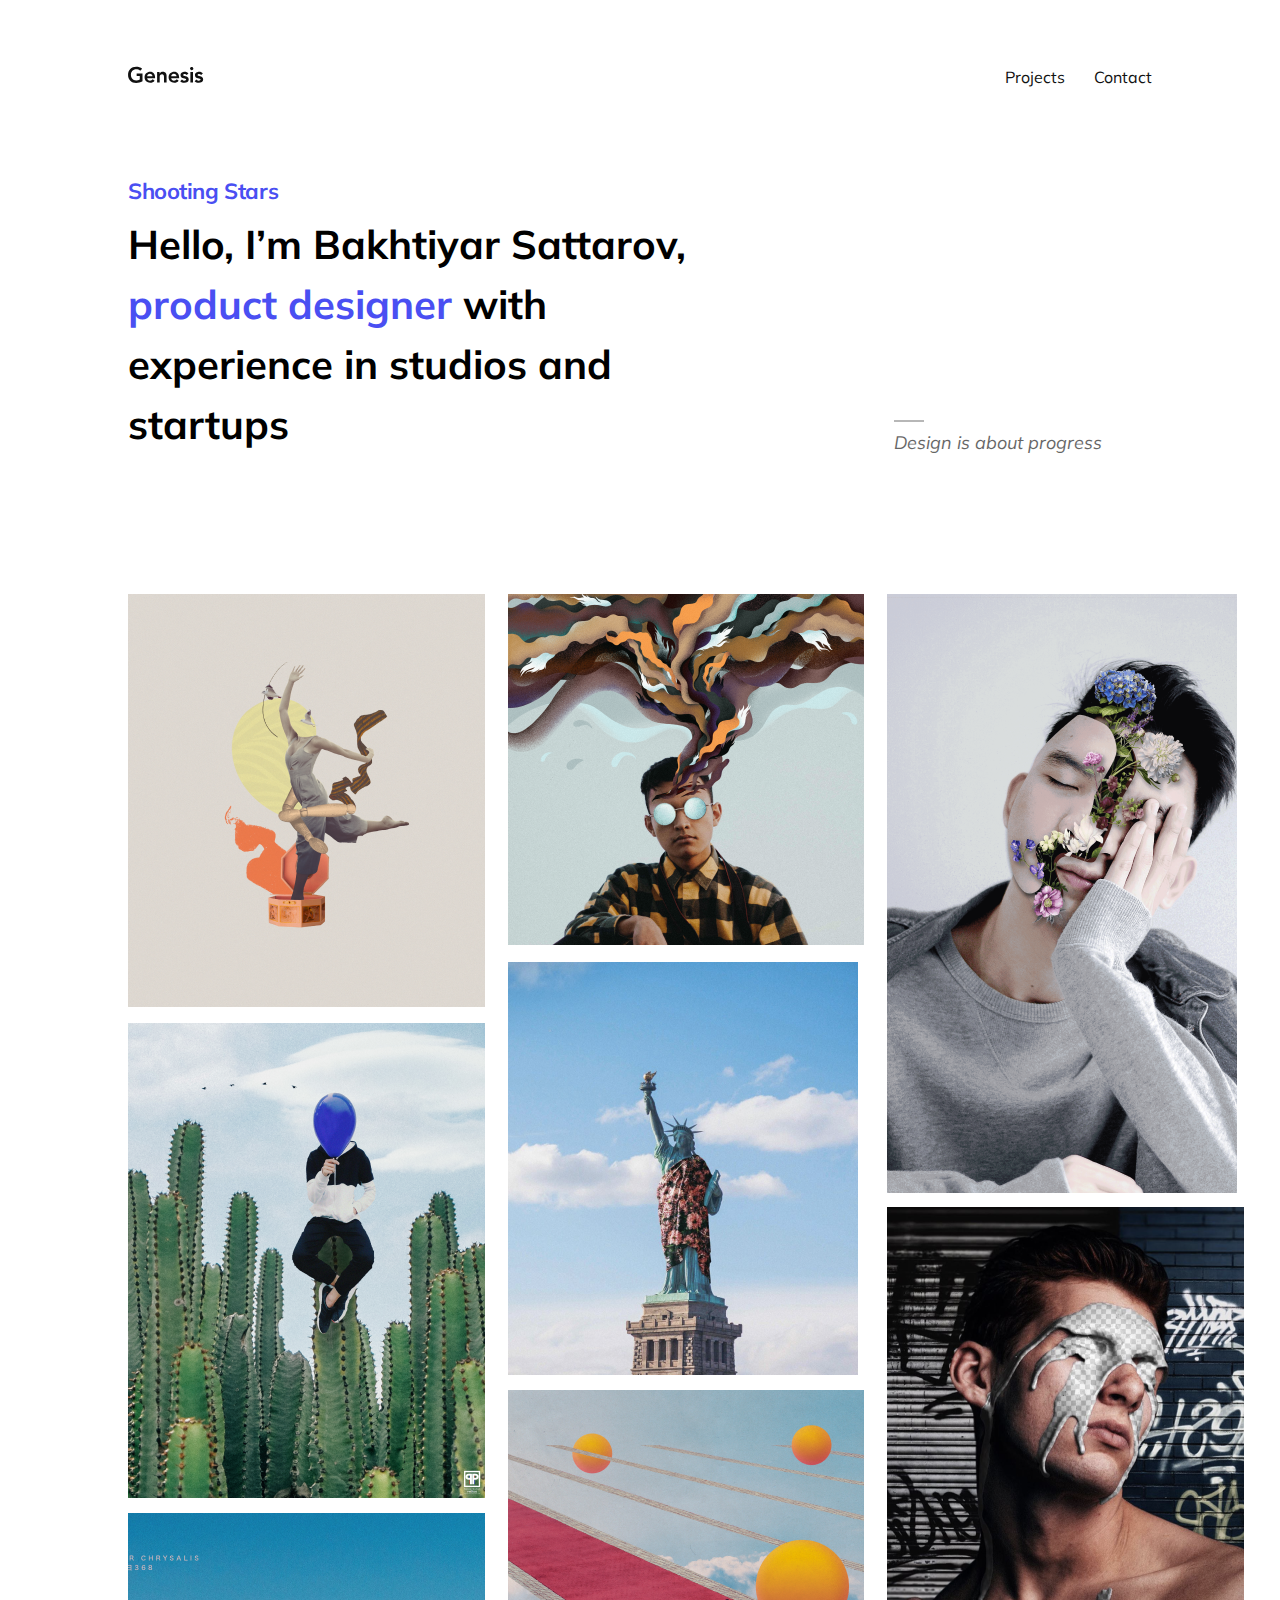
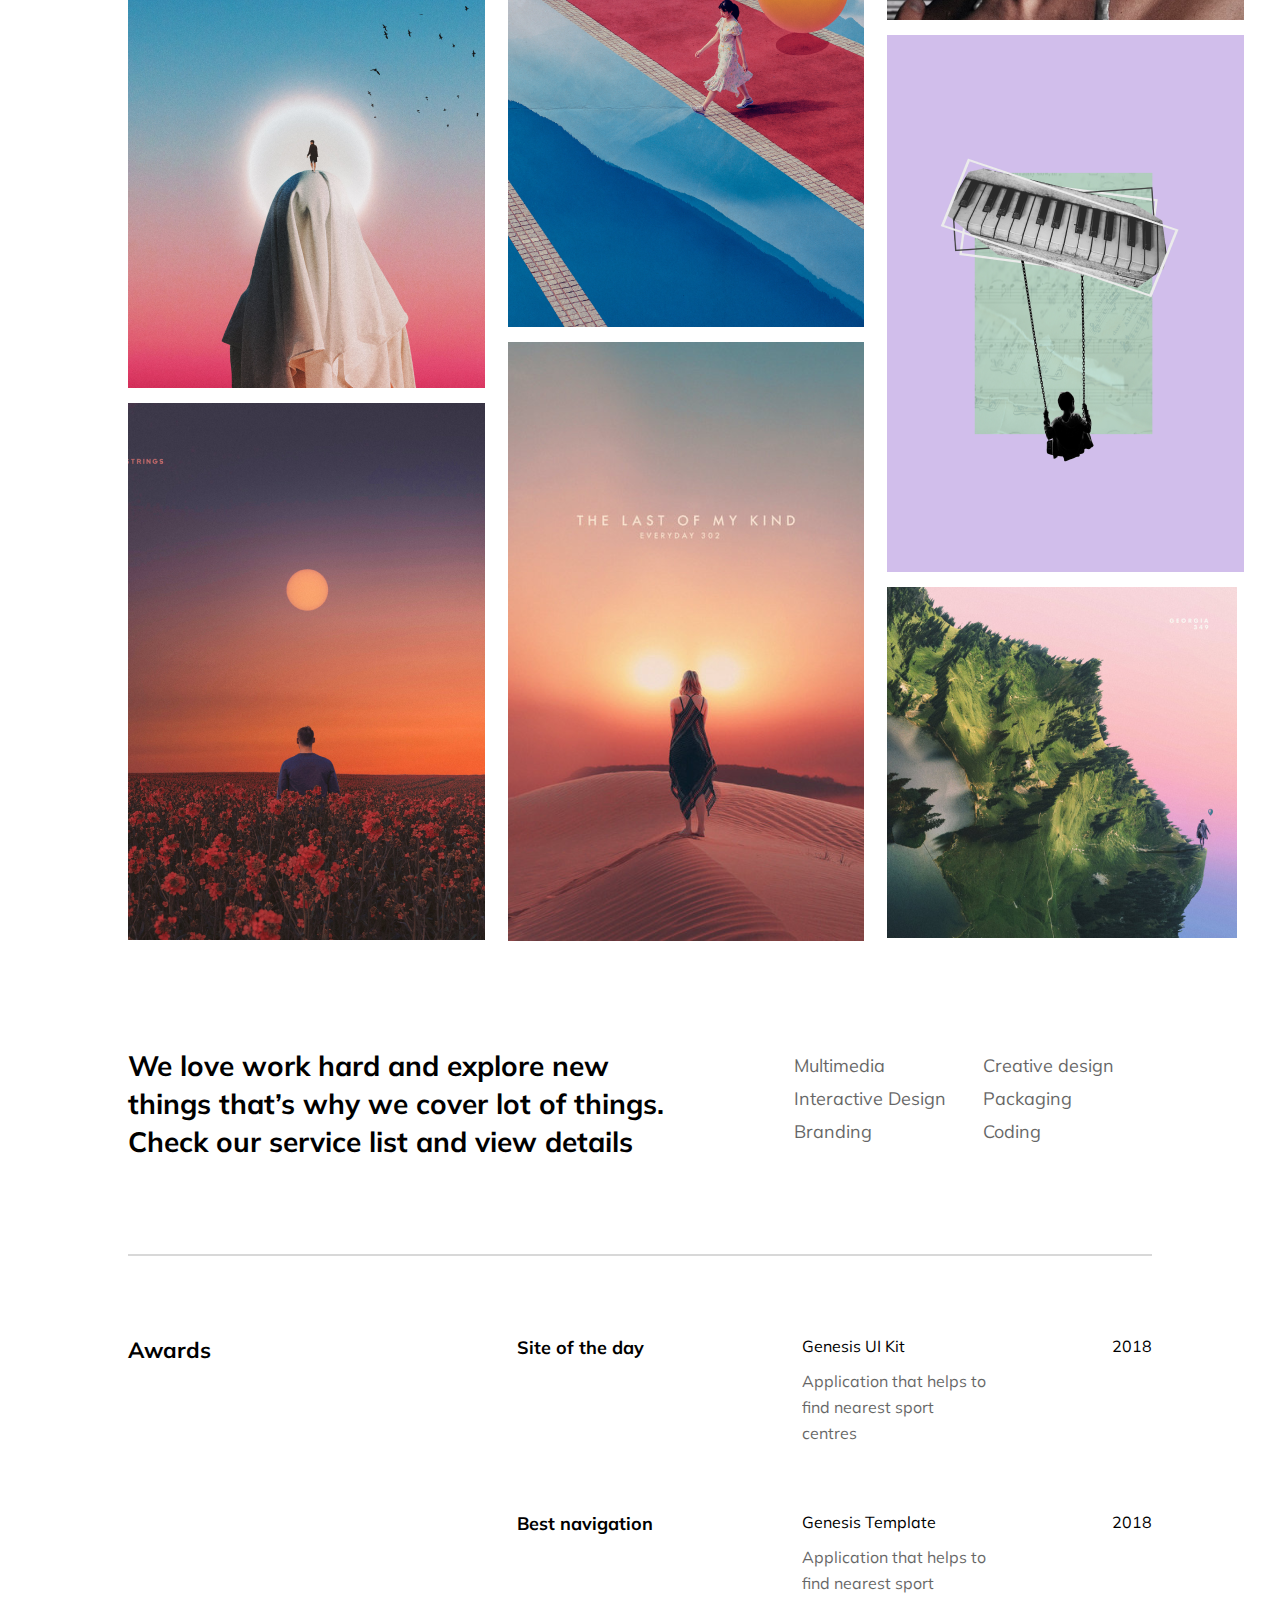
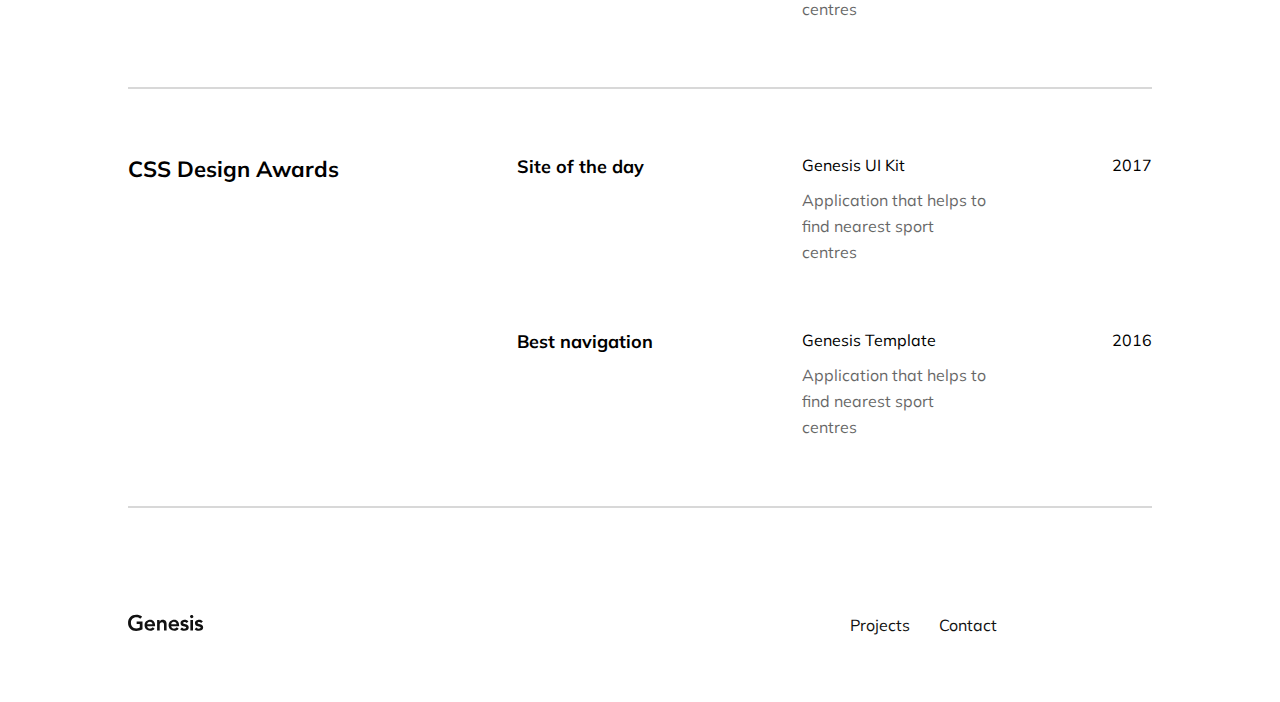
<file: index.html>
<!DOCTYPE html>
<html lang="en">
<head>
    <meta charset="UTF-8">
    <meta http-equiv="X-UA-Compatible" content="IE=edge">
    <meta name="viewport" content="width=device-width, initial-scale=1.0">
    <title>Genesis</title>
    <link rel="stylesheet" href="https://use.fontawesome.com/releases/v5.15.2/css/all.css" 
        integrity="sha384-vSIIfh2YWi9wW0r9iZe7RJPrKwp6bG+s9QZMoITbCckVJqGCCRhc+ccxNcdpHuYu" crossorigin="anonymous">
    <link rel="preconnect" href="https://fonts.gstatic.com">
    <link href="https://fonts.googleapis.com/css2?family=Mulish:wght@400;700&display=swap" rel="stylesheet">    
    <link rel="stylesheet" href="styles/reset.css" type="text/css">
    <link rel="stylesheet" href="styles/index.css" type="text/css">
</head>
<body>

    <!-- ***** Navigation ***** -->
    
    <nav class="nav-container" id="landing-page">
        <div class="nav">
            <div class="nav__logo">            
                <a href="#">           
                    <svg>
                        <use xlink:href="images/logo.svg#logo"></use>
                    </svg>
                </a>
            </div>            
            <div class="nav__links">
                <a class="nav__links--projects nav__links--items" href="pages/projects.html">Projects</a>
                <a class="nav__links--items" href="pages/contact.html">Contact</a>
            </div>
        </div>
    </nav>

    <!-- ***** Header ***** -->
    
    <header class="landing-container">
        <section class="landing-h1">
            <h1 class="landing-h1__text"><span class="landing-h1__text--small">Shooting Stars</span><br>
                Hello, I’m Bakhtiyar Sattarov, <span class="landing-h1__text--alt-colour"><br>
                product designer</span> with experience in studios and startups
            </h1>
        </section>
        <aside class="landing-aside">
            <p class="landing-aside__text">Design is about progress</p>
        </aside>
    </header>
    
    <!-- ***** Gallery ***** -->
    
    <section class="gallery-container">
        <div class="gallery">
            <figure class="gallery__item-a">
                <img src="images/gallery-1.png" alt="image">
            </figure>
            <figure class="gallery__item-b">
                <img src="images/gallery-2.png" alt="image">
            </figure>
            <figure class="gallery__item-c">
                <img src="images/gallery-3.png" alt="image">
            </figure>
            <figure class="gallery__item-d">
                <img src="images/gallery-4.png" alt="image">
            </figure>
            <figure class="gallery__item-e">
                <img src="images/gallery-5.png" alt="image">
            </figure>
            <figure class="gallery__item-f">
                <img src="images/gallery-6.png" alt="image">
            </figure>
            <figure class="gallery__item-g">
                <img src="images/gallery-7.png" alt="image">
            </figure>
            <figure class="gallery__item-h">
                <img src="images/gallery-8.png" alt="image">
            </figure>
            <figure class="gallery__item-i">
                <img src="images/gallery-9.png" alt="image">
            </figure>
            <figure class="gallery__item-j">
                <img src="images/gallery-10.png" alt="image">
            </figure>
            <figure class="gallery__item-k">
                <img src="images/gallery-11.png" alt="image">
            </figure>
            <figure class="gallery__item-l">
                <img src="images/gallery-12.png" alt="image">
            </figure>
        </div>
    </section>

    <!-- ***** Service ***** -->

    <section class="service">
        <div class="service__heading">
            <h2>We love work hard and explore new things
                that’s why we cover lot of things. Check our
                service list and view details
            </h2>
        </div>
            <ul class="service-list">
                <li>Multimedia</li>
                <li class="service-list__item">Interactive Design</li>
                <li>Branding</li>
                <li>Creative design</li>
                <li class="service-list__item">Packaging</li>
                <li>Coding</li>
            </ul>
    </section>
    <section>

    </section>

    <!-- ***** Awards ***** -->

    <section class="awards-container">
        <div class="awards">
            <h3 class="awards-a awards__heading">Awards</h3>
            <h4 class="awards-b awards__heading--medium">Site of the day</h4>
            <p class="awards-c award__text">Genesis UI Kit
                <br><span class="awards__text--small">Application that helps to<br> find nearest sport<br> centres</span>
            </p>
            <p class="awards-d awards__text awards__text--year">2018</p>
            <h4 class="awards-e awards__heading--medium">Best navigation</h4>
            <p class="awards-f awards__text">Genesis Template
                <br><span class="awards__text--small">Application that helps to<br> find nearest sport<br> centres</span>
            </p>
            <p class="awards-g awards__text awards__text--year">2018</p>
            <div class="awards-line"></div>
            <h3 class="awards-h awards__heading awards__heading">CSS Design Awards</h3>
            <h4 class="awards-i awards__heading--medium">Site of the day</h4>
            <p class="awards-j awards__text">Genesis UI Kit
                <br><span class="awards__text--small">Application that helps to<br> find nearest sport<br> centres</span>
            </p>
            <p class="awards-k awards__text awards__text--year">2017</p>
            <h4 class="awards-l awards__heading--medium">Best navigation</h4>
            <p class="awards-m awards__text">Genesis Template
                <br><span class="awards__text--small">Application that helps to<br> find nearest sport<br> centres</span>
            </p>
            <p class="awards-n award__text awards__text--year">2016</p>
        </div>
    </section>

    <!-- ***** Footer ***** -->
    
    <footer>
        <nav class="footer">
            <div class="nav__logo">            
                <a href="#landing-page">           
                    <svg>
                        <use xlink:href="images/logo.svg#logo"></use>
                    </svg>
                </a>
            </div>            
            <div class="nav__links">
                <a class="nav__links--projects" href="pages/projects.html">Projects</a>
                <a href="pages/contact.html">Contact</a>
            </div>
            <div class="nav__links">
                <a href="https://dribbble.com/" target="_blank"><i class="fab fa-dribbble" aria-hidden="true"></i></a>
                <a class="footer-icons" href="https://www.instagram.com/" target="_blank"><i class="fab fa-instagram" aria-hidden="true"></i></a>
                <a href="https://twitter.com/" target="_blank"><i class="fab fa-twitter" aria-hidden="true"></i></a>
            </div> 
        </nav>
    </footer>
</body>
</html>
</file>
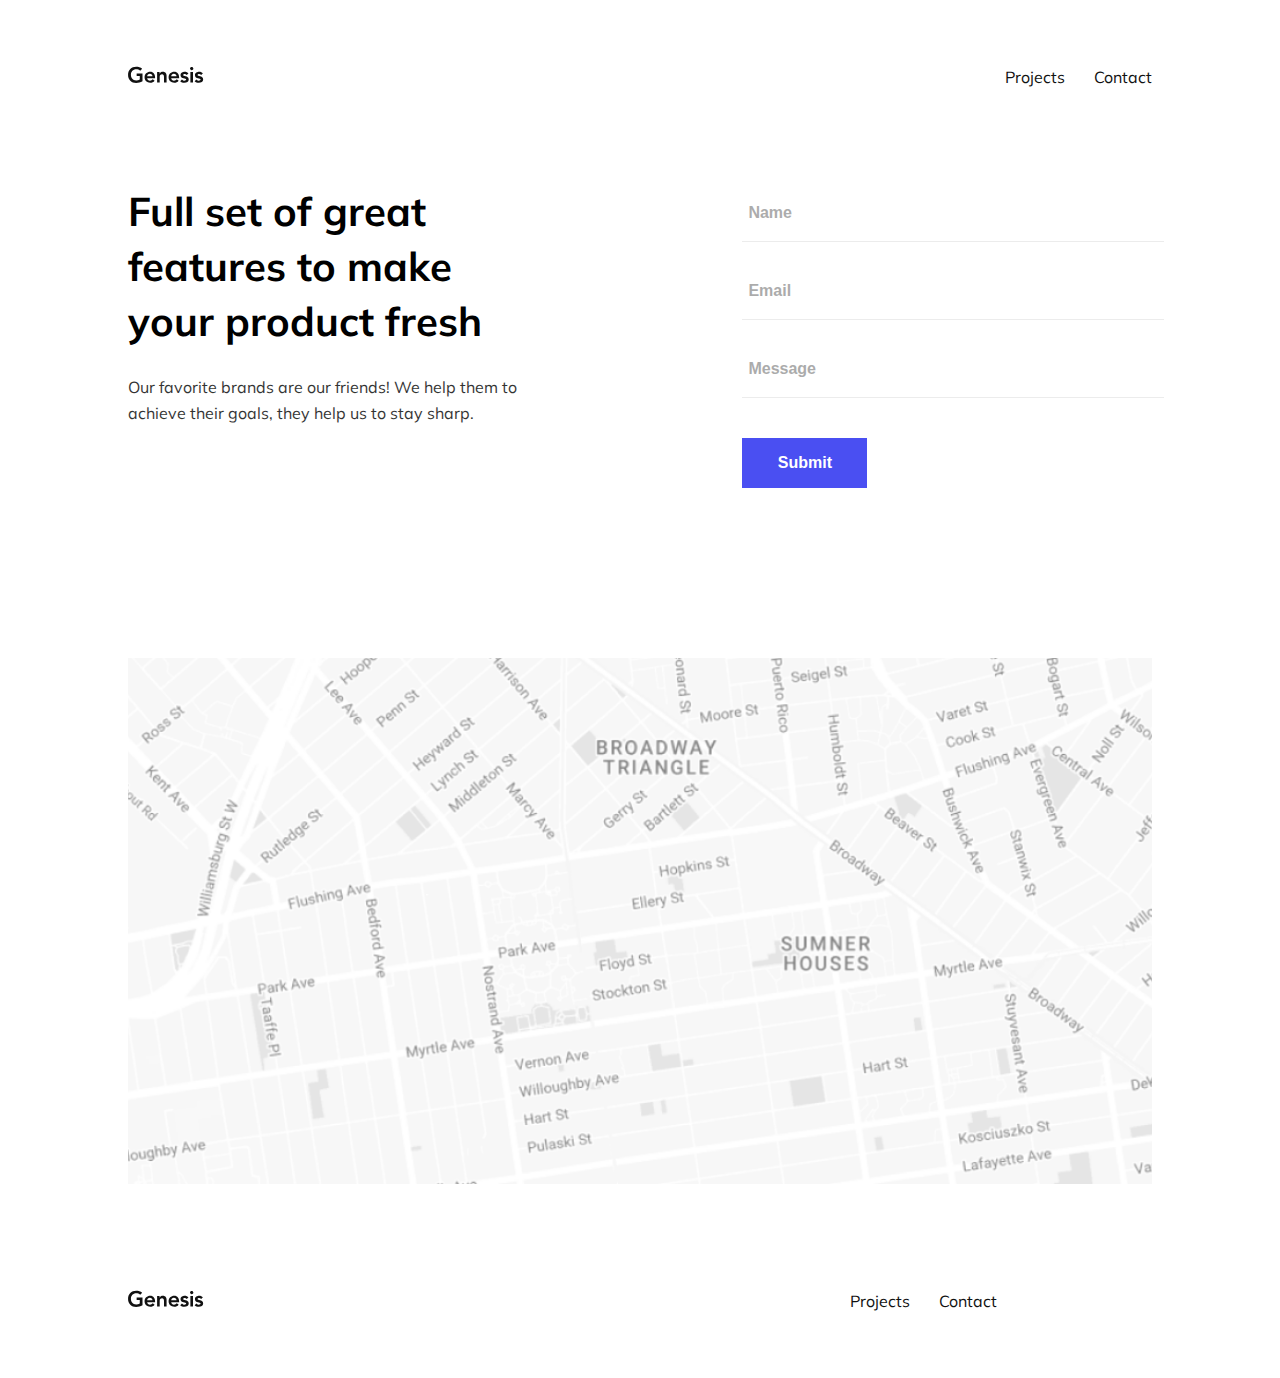
<file: pages/contact.html>
<!DOCTYPE html>
<html lang="en">
<head>
    <meta charset="UTF-8">
    <meta http-equiv="X-UA-Compatible" content="IE=edge">
    <meta name="viewport" content="width=device-width, initial-scale=1.0">
    <title>Genesis Contact</title>
    <link rel="stylesheet" href="https://use.fontawesome.com/releases/v5.15.2/css/all.css" 
    integrity="sha384-vSIIfh2YWi9wW0r9iZe7RJPrKwp6bG+s9QZMoITbCckVJqGCCRhc+ccxNcdpHuYu" crossorigin="anonymous">
<link rel="preconnect" href="https://fonts.gstatic.com">
<link href="https://fonts.googleapis.com/css2?family=Mulish:wght@400;700&display=swap" rel="stylesheet">    
<link rel="stylesheet" href="../styles/reset.css" type="text/css">
<link rel="stylesheet" href="../styles/contact.css" type="text/css">
</head>
<body>
    <!-- ***** Navigation ***** -->

    <nav class="nav-container"  id="contact">
        <div class="nav">
            <div class="nav__logo">            
                <a href="../index.html">           
                    <svg>
                        <use xlink:href="../images/logo.svg#logo"></use>
                    </svg>
                </a>
            </div>            
            <div class="nav__links">
                <a class="nav__links--projects nav__links--items" href="projects.html">Projects</a>
                <a class="nav__links--items" href="#">Contact</a>
            </div>
        </div>
    </nav>

    <!-- ***** Header ***** -->

    <header class="contact-header-container">
        <section class="contact-header">
            <h1 class="contact-header__heading">
                Full set of great features to make your product fresh
            </h1>
            <p class="contact-header__text">
                Our favorite brands are our friends! We help them to achieve their goals, 
                they help us to stay sharp.
            </p>
        </section>

        <!-- ***** Contact Form ***** -->

        <section class="form-container">
            <form action="#" method="post"  target="_blank">
                <ul>
                    <li class="form">
                        <input
                        class="form__input"
                        placeholder="Name" 
                        type="text" id="name"
                        name="name"
                        pattern="[A-Za-z]"
                        autofocus
                        required>                       
                    </li>
                    <li class="form">
                        <input
                        class="form__input"
                        placeholder="Email"
                        type="email" 
                        id="email"
                        name="email"
                        required>
                    </li>
                    <li class="form">
                        <input
                        class="form__input"
                        placeholder="Message"
                        type="text"
                        name="message"
                        id="message">
                    </li>
                    <li class="form">
                        <input class="button" aria-label="reset" type="submit" value="Submit">
                    </li>
                </ul>
            </form>
        </section>
    </header>

    <!-- ***** Map Image ***** -->

    <section class="map-container">
            <img src="../images/map.png" alt="map" class="map">
    </section>

    <!-- ***** Footer ***** -->
    
    <footer>
        <nav class="footer">
            <div class="nav__logo">            
                <a href="../index.html">           
                    <svg>
                        <use xlink:href="../images/logo.svg#logo"></use>
                    </svg>
                </a>
            </div>            
            <div class="nav__links">
                <a class="nav__links--projects" href="projects.html">Projects</a>
                <a href="#contact">Contact</a>
            </div>
            <div class="nav__links">
                <a href="https://dribbble.com/" target="_blank"><i class="fab fa-dribbble" aria-hidden="true"></i></a>
                <a class="footer-icons" href="https://www.instagram.com/" target="_blank"><i class="fab fa-instagram" aria-hidden="true"></i></a>
                <a href="https://twitter.com/" target="_blank"><i class="fab fa-twitter" aria-hidden="true"></i></a>
            </div> 
        </nav>
    </footer>
</body>
</html>
</file>
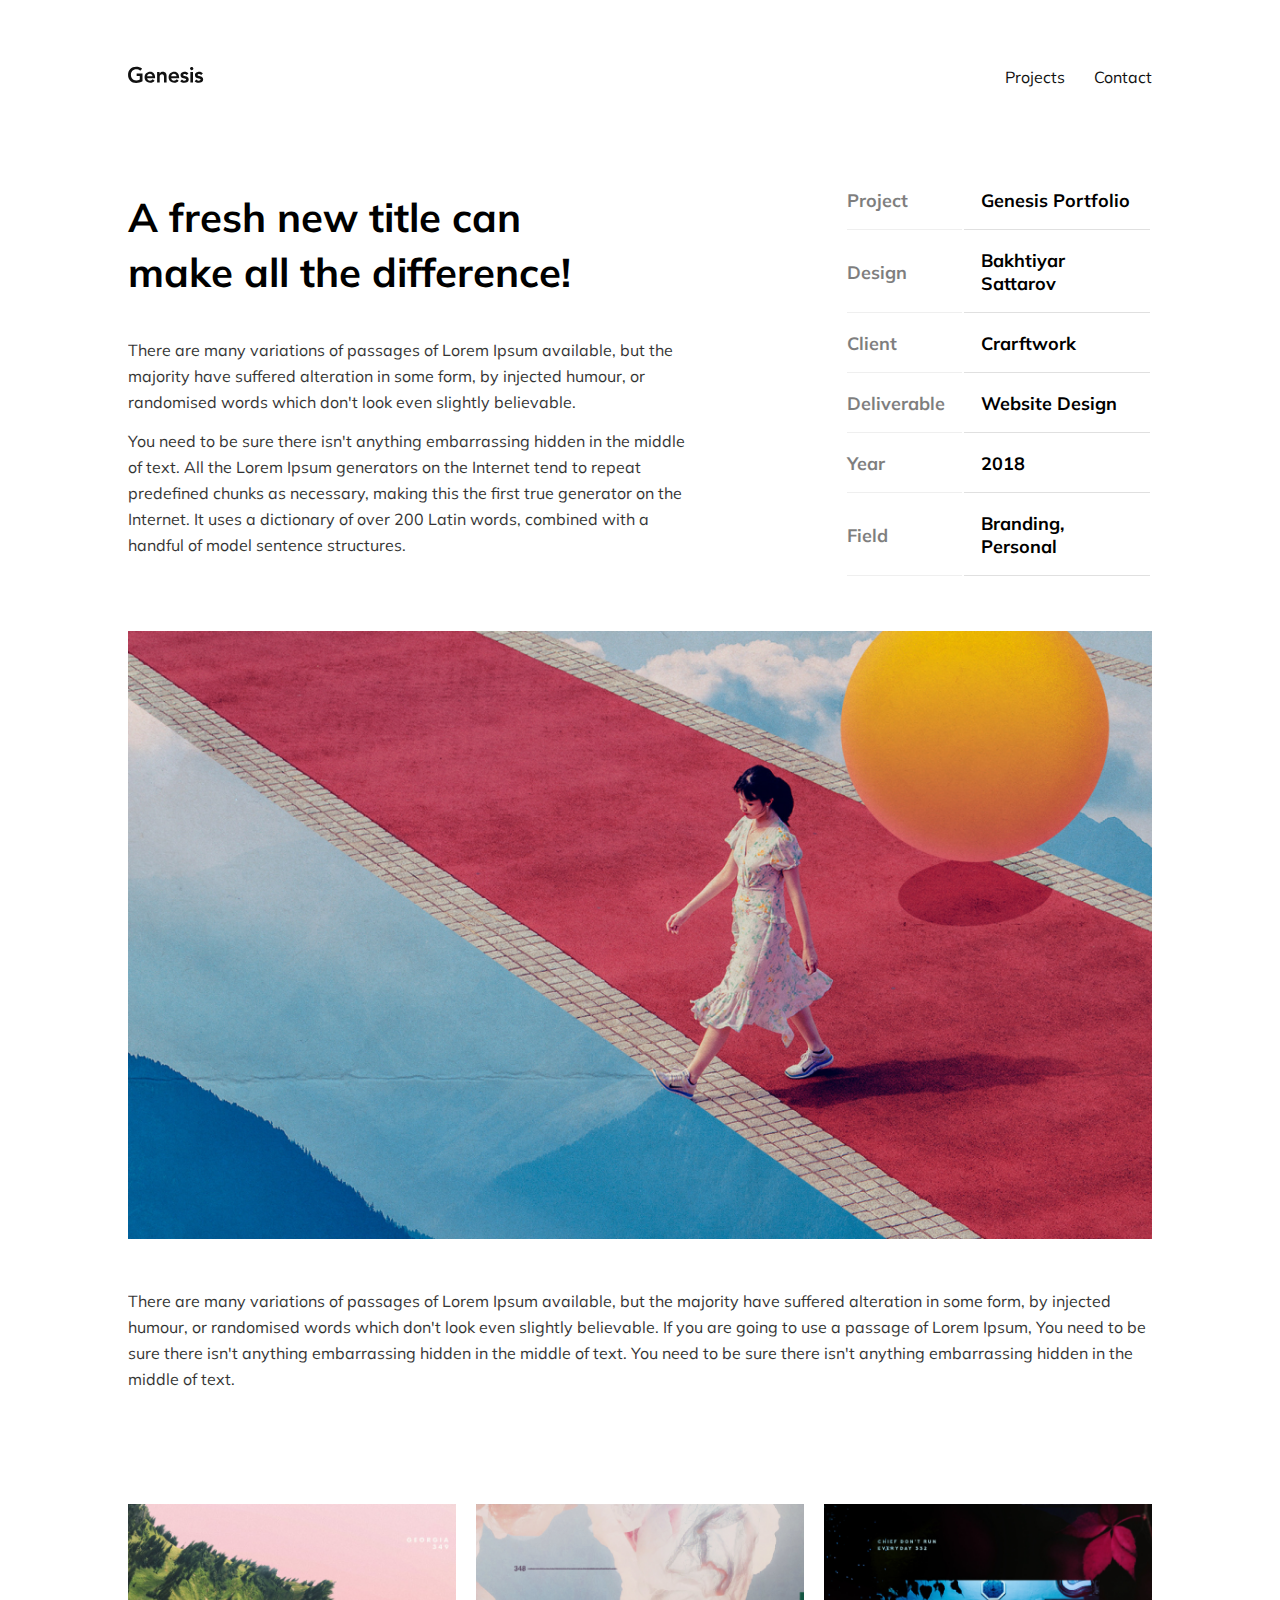
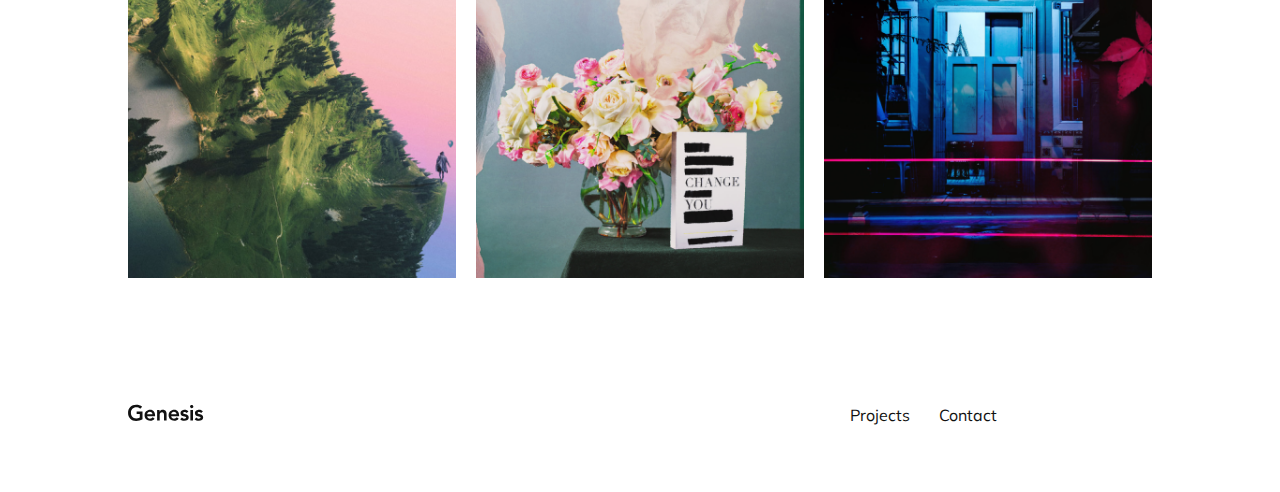
<file: pages/projects.html>
<!DOCTYPE html>
<html lang="en">
<head>
    <meta charset="UTF-8">
    <meta http-equiv="X-UA-Compatible" content="IE=edge">
    <meta name="viewport" content="width=device-width, initial-scale=1.0">
    <title>Genesis Project</title>
    <link rel="stylesheet" href="https://use.fontawesome.com/releases/v5.15.2/css/all.css" 
        integrity="sha384-vSIIfh2YWi9wW0r9iZe7RJPrKwp6bG+s9QZMoITbCckVJqGCCRhc+ccxNcdpHuYu" crossorigin="anonymous">
    <link rel="preconnect" href="https://fonts.gstatic.com">
    <link href="https://fonts.googleapis.com/css2?family=Mulish:wght@400;700&display=swap" rel="stylesheet">    
    <link rel="stylesheet" href="../styles/reset.css" type="text/css">
    <link rel="stylesheet" href="../styles/projects.css" type="text/css">
</head>
<body>

    <!-- ***** Navigation ***** -->
    
    <nav class="nav-container" id="projects">
        <div class="nav">
            <div class="nav__logo">            
                <a href="../index.html">           
                    <svg>
                        <use xlink:href="../images/logo.svg#logo"></use>
                    </svg>
                </a>
            </div>            
            <div class="nav__links">
                <a class="nav__links--projects nav__links--items" href="#">Projects</a>
                <a class="nav__links--items" href="contact.html">Contact</a>
            </div>
        </div>
    </nav>

    <!-- ***** Header ***** -->
    
    <header class="projects-header-container">
        <section class="projects-header">
            <h1 class="projects-header__heading">
                A fresh new title can<br>make all the difference!
            </h1>
            <p class="projects-header__text">
                There are many variations of passages of Lorem Ipsum available, 
                but the majority have suffered alteration in some form, by injected humour, 
                or randomised words which don't look even slightly believable.
            </p>
            <p class="projects-header__text">
                You need to be sure there isn't anything embarrassing hidden in the middle of text. 
                All the Lorem Ipsum generators on the Internet tend to repeat predefined chunks as necessary, 
                making this the first true generator on the Internet. It uses a dictionary of over 200 Latin words, 
                combined with a handful of model sentence structures.
            </p>
        </section>
        <aside class="projects-aside">
            <table>
                <tr>
                    <td class="table table--property">Project</td>
                    <td class=" table table--value">Genesis Portfolio</td>
                </tr>
                <tr>
                    <td class="table table--property">Design</td>
                    <td class=" table table--value">Bakhtiyar Sattarov</td>
                </tr>
                <tr>
                    <td class="table table--property">Client</td>
                    <td class=" table table--value">Crarftwork</td>
                </tr>
                <tr>
                    <td class="table table--property">Deliverable</td>
                    <td class=" table table--value">Website Design</td>
                </tr>
                <tr>
                    <td class="table table--property">Year</td>
                    <td class=" table table--value">2018</td>
                </tr>
                <tr>
                    <td class="table table--property">Field</td>
                    <td class=" table table--value">Branding, Personal</td>
                </tr>
            </table>
        </aside>
    </header>
    
    <!-- ***** Main Image ***** -->
    <section class="projects-main-img-container">
        <figure>
            <img src="../images/project-main.png" alt="Image" class="projects-img">
            <figcaption class="projects-img__sub-text">
                There are many variations of passages of Lorem Ipsum available, 
                but the majority have suffered alteration in some form, by injected humour, 
                or randomised words which don't look even slightly believable. 
                If you are going to use a passage of Lorem Ipsum, You need to be sure there isn't anything 
                embarrassing hidden in the middle of text. You need to be sure there isn't anything 
                embarrassing hidden in the middle of text.
            </figcaption>
        </figure>
    </section>

    <section class="projects-sub-img-container">
            <img src="../images/project-1.png" alt="Image" class="projects-sub-img">
            <img src="../images/project-2.png" alt="Image" class="projects-sub-img">
            <img src="../images/project-3.png" alt="Image" class="projects-sub-img">
    </section>

    <!-- ***** Footer ***** -->
    
    <footer>
        <nav class="footer">
            <div class="nav__logo">            
                <a href="../index.html">           
                    <svg>
                        <use xlink:href="../images/logo.svg#logo"></use>
                    </svg>
                </a>
            </div>            
            <div class="nav__links">
                <a class="nav__links--projects" href="#projects">Projects</a>
                <a href="contact.html">Contact</a>
            </div>
            <div class="nav__links">
                <a href="https://dribbble.com/" target="_blank"><i class="fab fa-dribbble" aria-hidden="true"></i></a>
                <a class="footer-icons" href="https://www.instagram.com/" target="_blank"><i class="fab fa-instagram" aria-hidden="true"></i></a>
                <a href="https://twitter.com/" target="_blank"><i class="fab fa-twitter" aria-hidden="true"></i></a>
            </div> 
        </nav>
    </footer>
</body>
</html>
</file>
<file: styles/index.css>
.gallery-container {
  display: flex;
  width: 100%;
  height: 2100px;
  align-items: flex-end;
}

.gallery {
  width: 100%;
  height: 1960px;
  display: grid;
  grid-template-columns: repeat(3, 1fr);
  grid-template-rows: repeat(32, 1fr);
  grid-row-gap: 20px;
  grid-column-gap: 23px;
}
.gallery__item-a {
  grid-area: 1/1/8/2;
}
.gallery__item-b {
  grid-area: 1/2/7/3;
}
.gallery__item-c {
  grid-area: 1/3/11/4;
}
.gallery__item-d {
  grid-area: 8/1/16/2;
}
.gallery__item-e {
  grid-area: 7/2/14/3;
}
.gallery__item-f {
  grid-area: 11/3/18/4;
}
.gallery__item-g {
  grid-area: 16/1/26/2;
}
.gallery__item-h {
  grid-area: 14/2/26/3;
}
.gallery__item-i {
  grid-area: 18/3/30/4;
}
.gallery__item-j {
  grid-area: 24/1/34/2;
}
.gallery__item-k {
  grid-area: 23/2/34/3;
}
.gallery__item-l {
  grid-area: 27/3/34/4;
}

.awards-container {
  width: 100%;
  height: 850px;
  display: flex;
  align-items: flex-end;
  border-top: 2px solid #D8D8D8;
  border-bottom: 2px solid #D8D8D8;
}

.awards-a {
  grid-area: A;
}

.awards-b {
  grid-area: B;
}

.awards-c {
  grid-area: C;
}

.awards-d {
  grid-area: D;
}

.awards-e {
  grid-area: E;
}

.awards-f {
  grid-area: F;
}

.awards-g {
  grid-area: G;
}

.awards-h {
  grid-area: H;
}

.awards-i {
  grid-area: I;
}

.awards-j {
  grid-area: J;
}

.awards-k {
  grid-area: K;
}

.awards-l {
  grid-area: L;
}

.awards-m {
  grid-area: M;
}

.awards-n {
  grid-area: N;
}

.awards-line {
  grid-area: line;
  background-color: #D8D8D8;
  width: 100%;
  height: 2px;
}

.awards {
  width: 100%;
  height: 770px;
  display: grid;
  grid-template-columns: auto 285px 200px 150px;
  grid-row: 1fr 1fr 2px 1fr 1fr;
  grid-template-areas: "A B C D" ". E F G" "line line line line" "H I J K" ". L M N";
}
.awards__heading {
  font-weight: 700;
  font-size: 22px;
  line-height: 28px;
}
.awards__heading--medium {
  font-weight: 700;
  font-size: 18px;
  line-height: 23px;
}
.awards__text {
  font-weight: 400;
  font-size: 16px;
  line-height: 20px;
}
.awards__text--small {
  display: block;
  padding-top: 12px;
  font-weight: 400;
  font-size: 16px;
  line-height: 26px;
  mix-blend-mode: normal;
  opacity: 0.6;
}
.awards__text--year {
  justify-self: flex-end;
}

body {
  width: 80%;
  height: auto;
  font-family: "Mulish", sans-serif;
  margin: auto;
}

.nav-container {
  display: flex;
  width: 100%;
}

.nav {
  display: flex;
  width: 100%;
  height: auto;
  justify-content: space-between;
  align-items: center;
}
.nav__logo {
  width: 60%;
}
.nav__links {
  display: flex;
  justify-content: space-between;
  align-items: center;
}
.nav__links--projects {
  padding-right: 29px;
}
.nav__links a {
  text-decoration: none;
  color: #111;
}
.nav__links a:hover {
  color: #5e5e5e;
}

.landing-container {
  display: flex;
  width: 100%;
  justify-content: space-between;
}

.landing-h1 {
  width: 58%;
  height: auto;
}
.landing-h1__text {
  font-weight: 700;
  font-size: 40px;
  line-height: 60px;
}
.landing-h1__text--small {
  font-weight: 700;
  font-size: 22px;
  line-height: 28px;
  letter-spacing: -0.423077px;
  color: #4A4FF2;
}
.landing-h1__text--alt-colour {
  color: #4A4FF2;
}

.landing-aside {
  width: 30%;
  height: auto;
  display: flex;
  justify-content: center;
  align-items: flex-end;
}
.landing-aside__text {
  font-weight: 400;
  font-size: 18px;
  font-style: italic;
  line-height: 23px;
  mix-blend-mode: normal;
  opacity: 0.6;
}
.landing-aside__text::before {
  content: "";
  display: block;
  width: 30px;
  border-bottom: 2px solid rgba(17, 17, 17, 0.5);
  margin-bottom: 9px;
}

.service {
  display: flex;
  width: 100%;
  height: 300px;
  align-items: center;
  justify-content: space-between;
}
.service__heading {
  width: 55%;
  height: 100px;
  display: flex;
  align-items: center;
}
.service__heading h2 {
  font-weight: 700;
  font-size: 28px;
  line-height: 38px;
}

.service-list {
  width: 35%;
  height: 100px;
  display: flex;
  flex-flow: column wrap;
}
.service-list li {
  list-style: none;
  font-weight: 400;
  font-size: 18px;
  line-height: 23px;
  mix-blend-mode: normal;
  opacity: 0.6;
}
.service-list__item {
  padding-top: 10px;
  padding-bottom: 10px;
}

.footer {
  display: flex;
  width: 100%;
  height: auto;
  justify-content: space-between;
  align-items: center;
  margin-top: 40px;
}
.footer__logo {
  width: 60%;
}
.footer__links {
  display: flex;
  justify-content: space-between;
  align-items: center;
}
.footer__links--projects {
  padding-right: 29px;
}
.footer__links a {
  text-decoration: none;
  color: #111;
}
.footer__links a:hover {
  color: #5e5e5e;
}
.footer .footer-icons {
  padding-left: 24px;
  padding-right: 24px;
}

/*# sourceMappingURL=index.css.map */
</file>
<file: styles/contact.css>
body {
  width: 80%;
  height: auto;
  font-family: "Mulish", sans-serif;
  margin: auto;
}

.nav-container {
  display: flex;
  width: 100%;
  margin-bottom: 30px;
}

.nav {
  display: flex;
  width: 100%;
  height: auto;
  justify-content: space-between;
  align-items: center;
}
.nav__logo {
  width: 60%;
}
.nav__links {
  display: flex;
  justify-content: space-between;
  align-items: center;
}
.nav__links--projects {
  padding-right: 29px;
}
.nav__links a {
  text-decoration: none;
  color: #111;
}
.nav__links a:hover {
  color: #5e5e5e;
}

.contact-header-container {
  display: flex;
  width: 100%;
  height: 300px;
  justify-content: space-between;
}

.contact-header {
  width: 38%;
  height: auto;
  display: flex;
  flex-direction: column;
}
.contact-header__heading {
  font-weight: 700;
  font-size: 40px;
  line-height: 55px;
  margin-bottom: 25px;
}
.contact-header__text {
  font-weight: 400;
  font-size: 16px;
  line-height: 26px;
  mix-blend-mode: normal;
  opacity: 0.8;
}

.form-container {
  width: 40%;
  height: auto;
}

.form {
  list-style-type: none;
}
.form__input {
  outline: none;
  width: 100%;
  padding: 6px;
  border: none;
  border-bottom: 1px solid rgba(151, 151, 151, 0.3);
  font-weight: bold;
  font-size: 16px;
  line-height: 20px;
  mix-blend-mode: normal;
  opacity: 0.6;
  margin-bottom: 20px;
  height: 45px;
}

.button {
  width: 125px;
  height: 50px;
  background-color: #4A4FF2;
  font-weight: 700;
  font-size: 16px;
  line-height: 20px;
  color: #fff;
  text-align: center;
  border: none;
  margin-top: 20px;
}
.button:hover {
  background-color: #242aef;
}

.map-container {
  display: flex;
  width: 100%;
  height: 700px;
  align-items: flex-end;
}

.map {
  width: 100%;
}

.footer {
  display: flex;
  width: 100%;
  height: auto;
  justify-content: space-between;
  align-items: center;
  margin-top: 40px;
}
.footer__logo {
  width: 60%;
}
.footer__links {
  display: flex;
  justify-content: space-between;
  align-items: center;
}
.footer__links--projects {
  padding-right: 29px;
}
.footer__links a {
  text-decoration: none;
  color: #111;
}
.footer__links a:hover {
  color: #5e5e5e;
}
.footer .footer-icons {
  padding-left: 24px;
  padding-right: 24px;
}

/*# sourceMappingURL=contact.css.map */
</file>
<file: styles/projects.css>
body {
  width: 80%;
  height: auto;
  font-family: "Mulish", sans-serif;
  margin: auto;
}

.nav-container {
  display: flex;
  width: 100%;
  margin-bottom: 30px;
}

.nav {
  display: flex;
  width: 100%;
  height: auto;
  justify-content: space-between;
  align-items: center;
}
.nav__logo {
  width: 60%;
}
.nav__links {
  display: flex;
  justify-content: space-between;
  align-items: center;
}
.nav__links a {
  text-decoration: none;
  color: #111;
}
.nav__links--projects {
  padding-right: 29px;
}

.projects-header-container {
  display: flex;
  width: 100%;
  height: 380px;
  justify-content: space-between;
}

.projects-header {
  width: 55%;
  height: auto;
  display: flex;
  flex-direction: column;
  justify-content: space-around;
}
.projects-header__heading {
  font-weight: 700;
  font-size: 40px;
  line-height: 55px;
  margin-bottom: 25px;
}
.projects-header__text {
  font-weight: 400;
  font-size: 16px;
  line-height: 26px;
  mix-blend-mode: normal;
  opacity: 0.8;
}

.projects-aside {
  width: 30%;
  height: auto;
  display: flex;
  align-items: center;
}

.table {
  padding: 17px;
  mix-blend-mode: normal;
  border-bottom: 1px solid rgba(151, 151, 151, 0.3);
}
.table--property {
  font-weight: 700;
  font-size: 18px;
  line-height: 23px;
  mix-blend-mode: normal;
  opacity: 0.5;
  padding-left: 0;
}
.table--value {
  font-weight: 700;
  font-size: 18px;
  line-height: 23px;
}

.projects-main-img-container {
  display: flex;
  width: 100%;
  height: 940px;
  align-items: center;
}

.projects-sub-img-container {
  display: flex;
  width: 100%;
  justify-content: space-between;
}

.projects-sub-img {
  width: 32%;
  padding-bottom: 20px;
}

.projects-img {
  width: 100%;
}
.projects-img__sub-text {
  font-weight: 400;
  font-size: 16px;
  line-height: 26px;
  mix-blend-mode: normal;
  opacity: 0.8;
  padding: 45px 0 45px 0;
}

.footer {
  display: flex;
  width: 100%;
  height: auto;
  justify-content: space-between;
  align-items: center;
  margin-top: 40px;
}
.footer__logo {
  width: 60%;
}
.footer__links {
  display: flex;
  justify-content: space-between;
  align-items: center;
}
.footer__links a {
  text-decoration: none;
  color: #111;
}
.footer__links--projects {
  padding-right: 29px;
}
.footer .footer-icons {
  padding-left: 24px;
  padding-right: 24px;
}

/*# sourceMappingURL=projects.css.map */
</file>
